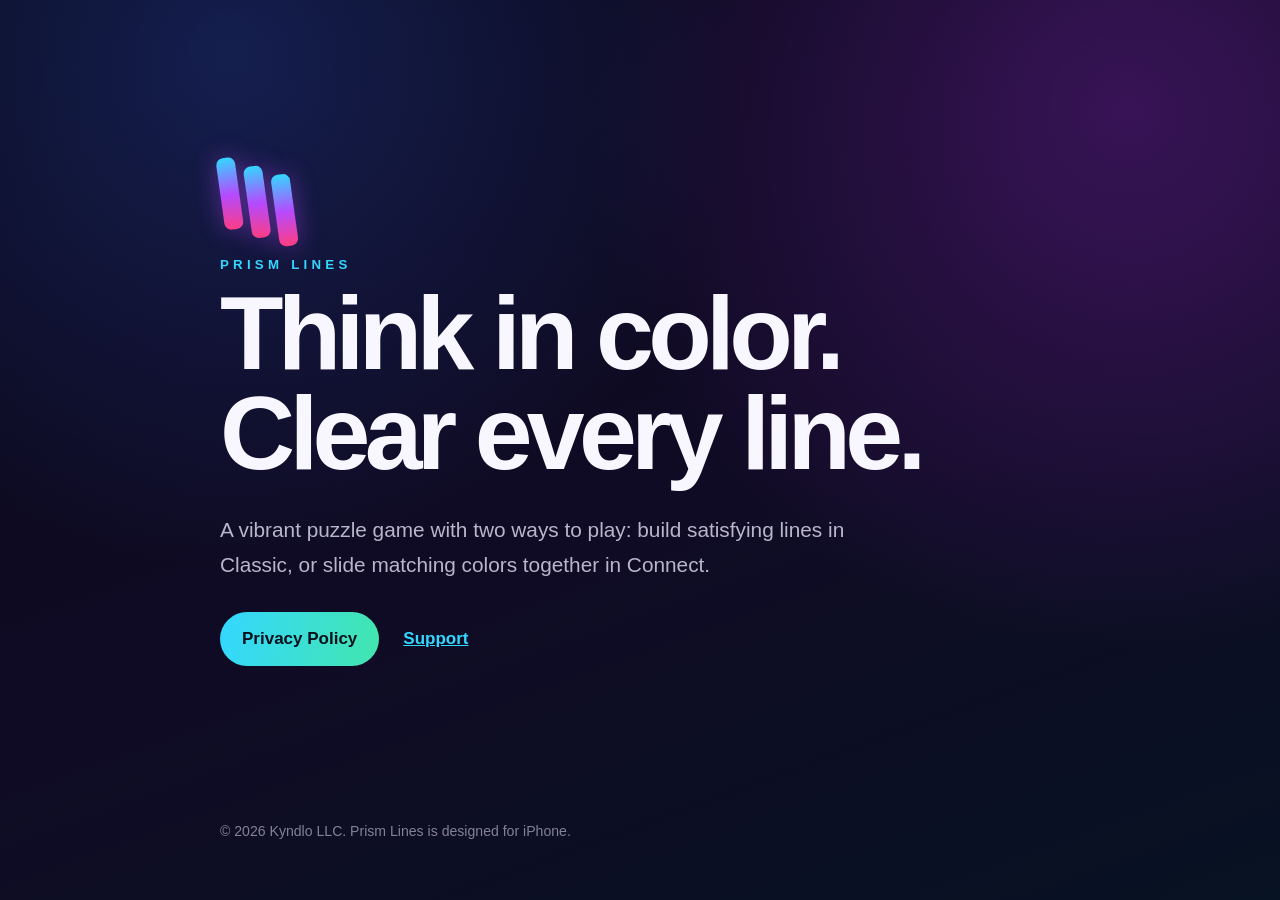
<file: index.html>
<!doctype html>
<html lang="en">
<head>
  <meta charset="utf-8">
  <meta name="viewport" content="width=device-width, initial-scale=1">
  <meta name="color-scheme" content="dark">
  <meta name="description" content="Official website for Prism Lines, a colorful puzzle game designed for iPhone.">
  <title>Prism Lines</title>
  <link rel="stylesheet" href="/prism-lines/site.css">
</head>
<body>
  <main class="shell landing">
    <div class="brand-mark" aria-hidden="true">
      <span></span><span></span><span></span>
    </div>
    <p class="eyebrow">PRISM LINES</p>
    <h1>Think in color.<br>Clear every line.</h1>
    <p class="lede">A vibrant puzzle game with two ways to play: build satisfying lines in Classic, or slide matching colors together in Connect.</p>
    <nav aria-label="Prism Lines links">
      <a class="button" href="/prism-lines/privacy/">Privacy Policy</a>
      <a class="text-link" href="https://github.com/pirumpi/primsline/issues">Support</a>
    </nav>
  </main>
  <footer>© 2026 Kyndlo LLC. Prism Lines is designed for iPhone.</footer>
</body>
</html>
</file>
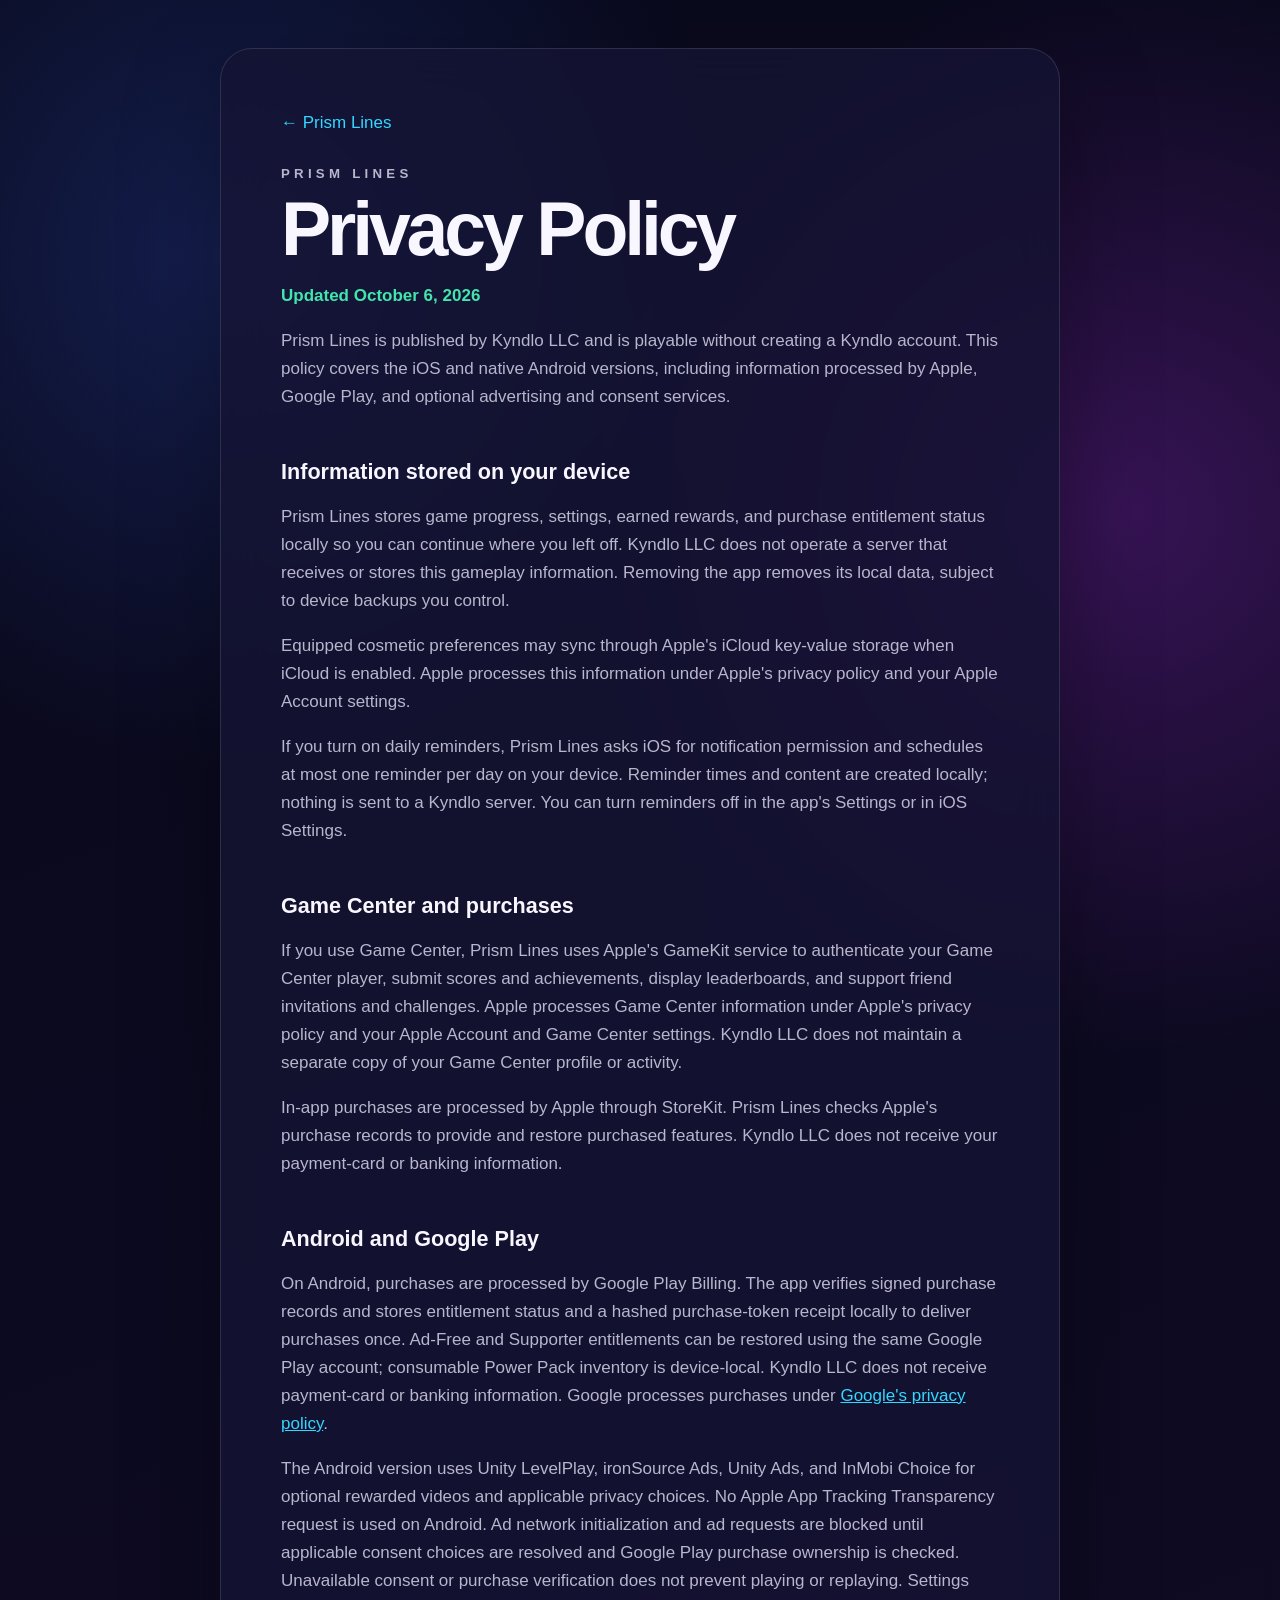
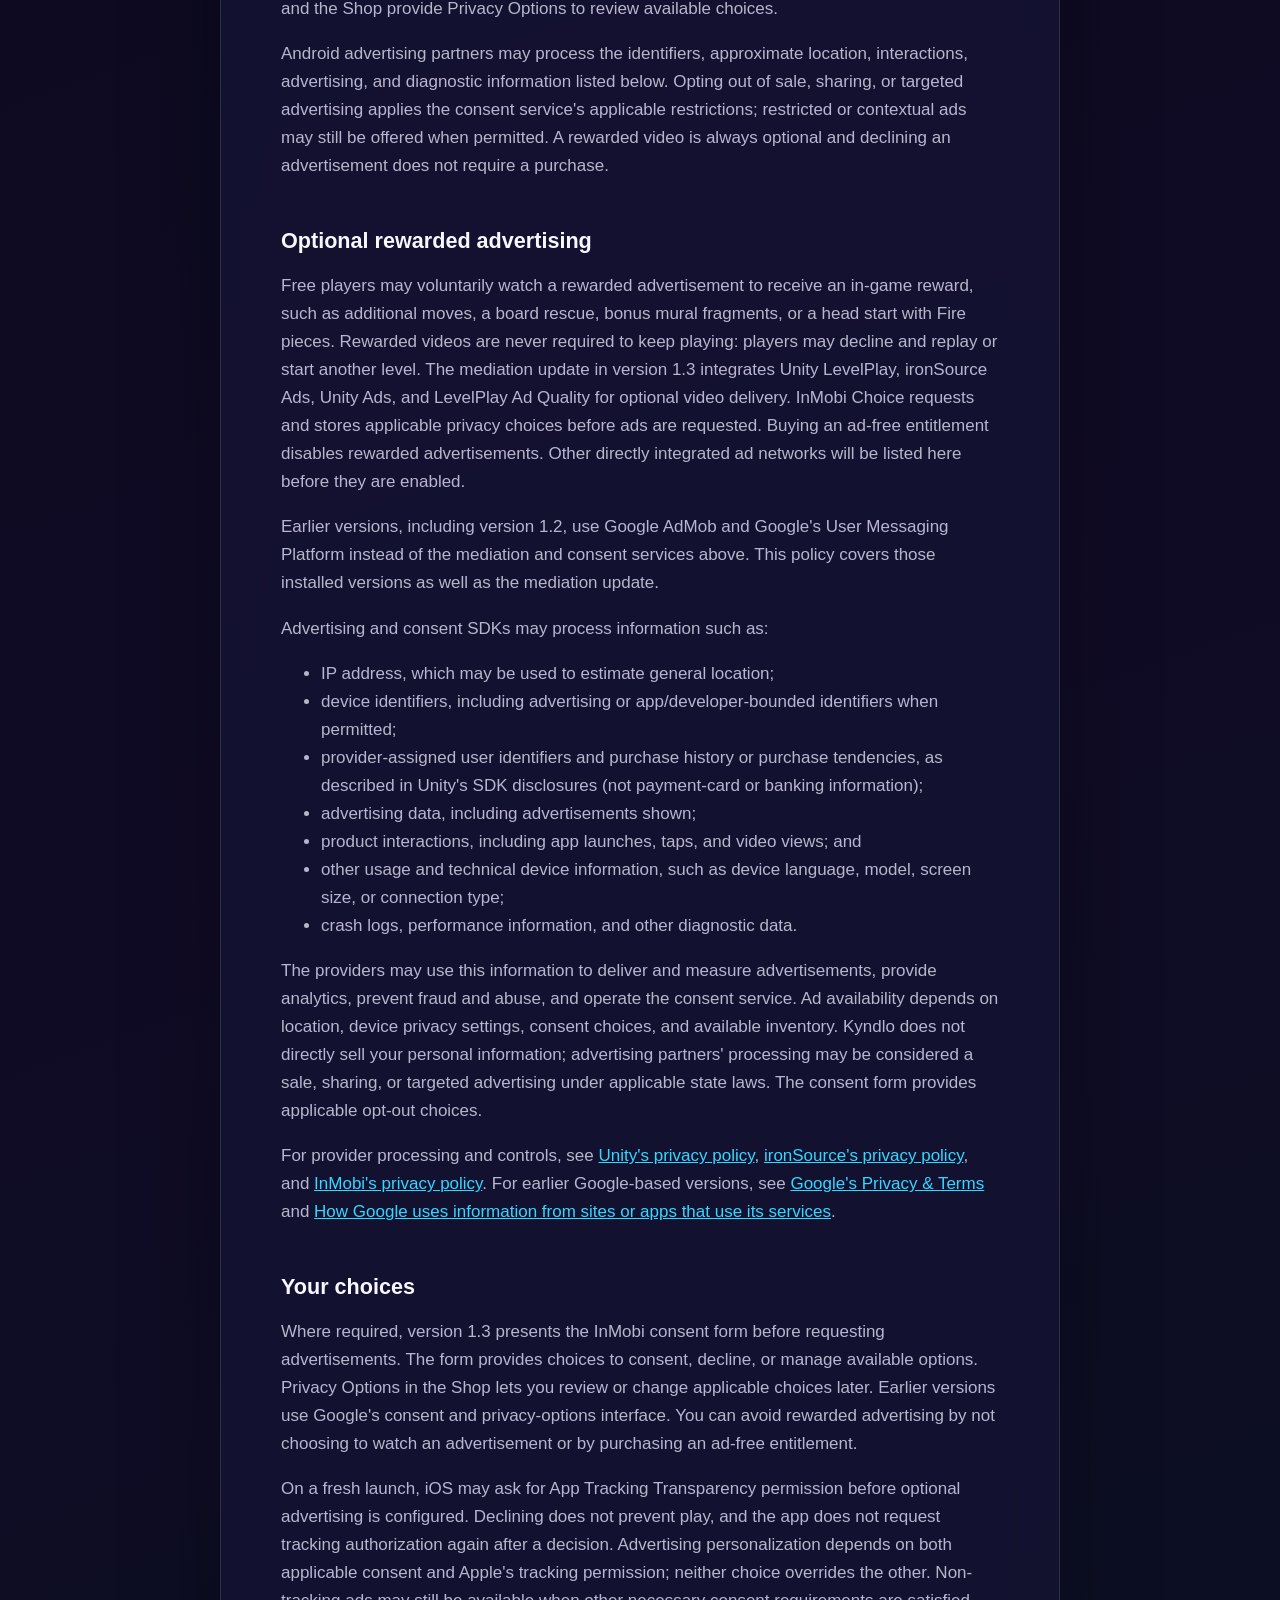
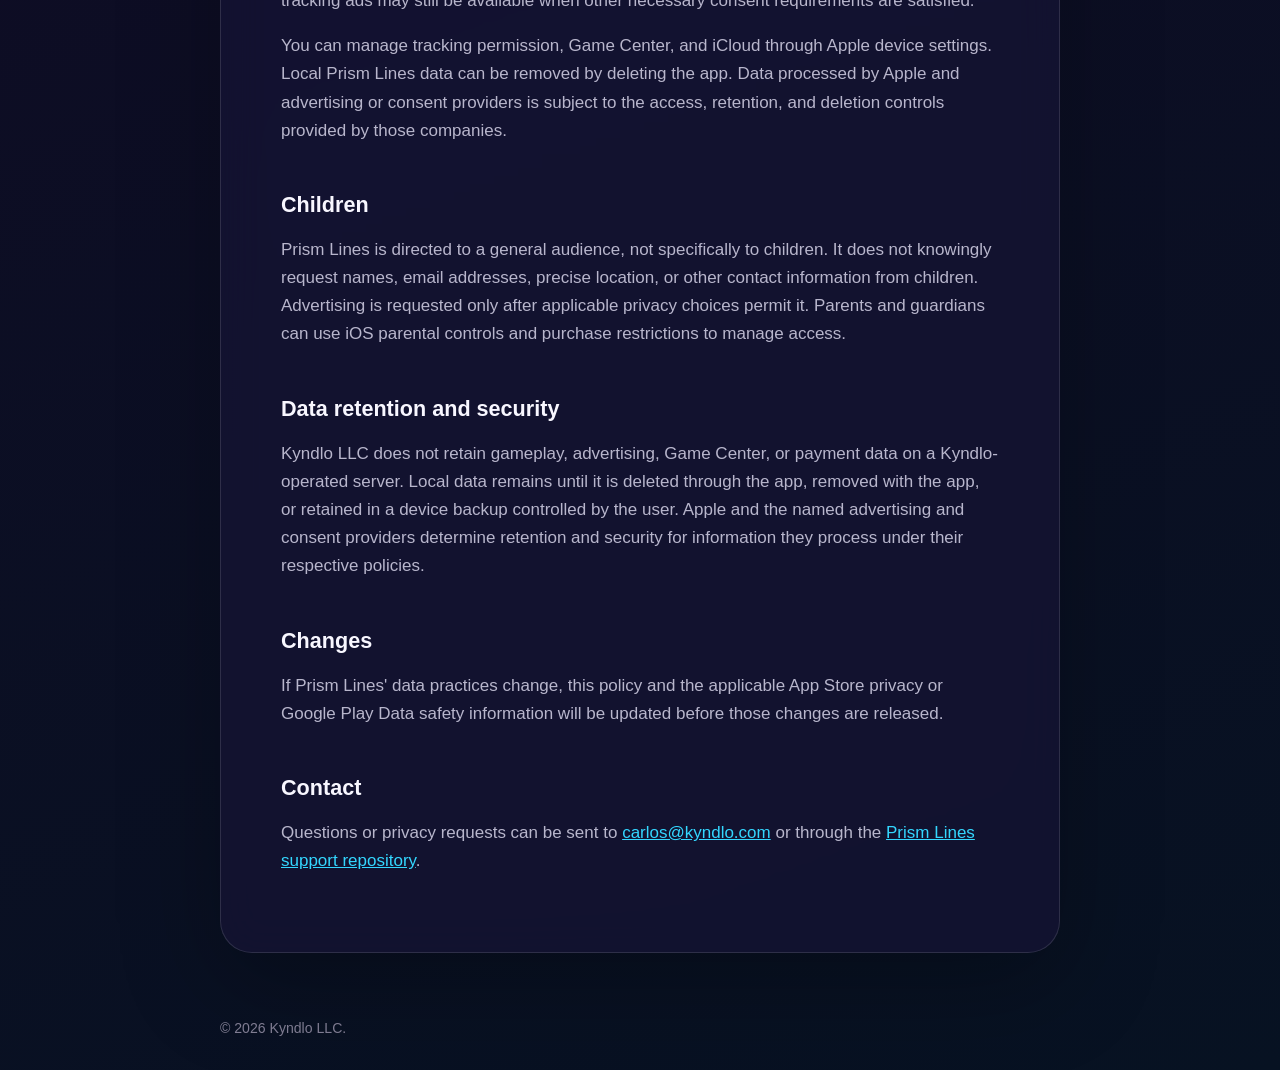
<file: prism-lines/privacy/index.html>
<!doctype html>
<html lang="en">
<head>
  <meta charset="utf-8">
  <meta name="viewport" content="width=device-width, initial-scale=1">
  <meta name="color-scheme" content="dark">
  <meta name="description" content="Privacy Policy for the Prism Lines iOS and Android game.">
  <title>Privacy Policy — Prism Lines</title>
  <link rel="stylesheet" href="/prism-lines/site.css">
</head>
<body>
  <main class="shell policy">
    <a class="back" href="/">← Prism Lines</a>
    <p class="eyebrow">PRISM LINES</p>
    <h1>Privacy Policy</h1>
    <p class="effective">Updated October 6, 2026</p>

    <p>Prism Lines is published by Kyndlo LLC and is playable without creating a Kyndlo account. This policy covers the iOS and native Android versions, including information processed by Apple, Google Play, and optional advertising and consent services.</p>

    <h2>Information stored on your device</h2>
    <p>Prism Lines stores game progress, settings, earned rewards, and purchase entitlement status locally so you can continue where you left off. Kyndlo LLC does not operate a server that receives or stores this gameplay information. Removing the app removes its local data, subject to device backups you control.</p>
    <p>Equipped cosmetic preferences may sync through Apple's iCloud key-value storage when iCloud is enabled. Apple processes this information under Apple's privacy policy and your Apple Account settings.</p>
    <p>If you turn on daily reminders, Prism Lines asks iOS for notification permission and schedules at most one reminder per day on your device. Reminder times and content are created locally; nothing is sent to a Kyndlo server. You can turn reminders off in the app's Settings or in iOS Settings.</p>

    <h2>Game Center and purchases</h2>
    <p>If you use Game Center, Prism Lines uses Apple's GameKit service to authenticate your Game Center player, submit scores and achievements, display leaderboards, and support friend invitations and challenges. Apple processes Game Center information under Apple's privacy policy and your Apple Account and Game Center settings. Kyndlo LLC does not maintain a separate copy of your Game Center profile or activity.</p>
    <p>In-app purchases are processed by Apple through StoreKit. Prism Lines checks Apple's purchase records to provide and restore purchased features. Kyndlo LLC does not receive your payment-card or banking information.</p>
    <h2>Android and Google Play</h2>
    <p>On Android, purchases are processed by Google Play Billing. The app verifies signed purchase records and stores entitlement status and a hashed purchase-token receipt locally to deliver purchases once. Ad-Free and Supporter entitlements can be restored using the same Google Play account; consumable Power Pack inventory is device-local. Kyndlo LLC does not receive payment-card or banking information. Google processes purchases under <a href="https://policies.google.com/privacy">Google's privacy policy</a>.</p>
    <p>The Android version uses Unity LevelPlay, ironSource Ads, Unity Ads, and InMobi Choice for optional rewarded videos and applicable privacy choices. No Apple App Tracking Transparency request is used on Android. Ad network initialization and ad requests are blocked until applicable consent choices are resolved and Google Play purchase ownership is checked. Unavailable consent or purchase verification does not prevent playing or replaying. Settings and the Shop provide Privacy Options to review available choices.</p>
    <p>Android advertising partners may process the identifiers, approximate location, interactions, advertising, and diagnostic information listed below. Opting out of sale, sharing, or targeted advertising applies the consent service's applicable restrictions; restricted or contextual ads may still be offered when permitted. A rewarded video is always optional and declining an advertisement does not require a purchase.</p>

    <h2>Optional rewarded advertising</h2>
    <p>Free players may voluntarily watch a rewarded advertisement to receive an in-game reward, such as additional moves, a board rescue, bonus mural fragments, or a head start with Fire pieces. Rewarded videos are never required to keep playing: players may decline and replay or start another level. The mediation update in version 1.3 integrates Unity LevelPlay, ironSource Ads, Unity Ads, and LevelPlay Ad Quality for optional video delivery. InMobi Choice requests and stores applicable privacy choices before ads are requested. Buying an ad-free entitlement disables rewarded advertisements. Other directly integrated ad networks will be listed here before they are enabled.</p>
    <p>Earlier versions, including version 1.2, use Google AdMob and Google's User Messaging Platform instead of the mediation and consent services above. This policy covers those installed versions as well as the mediation update.</p>
    <p>Advertising and consent SDKs may process information such as:</p>
    <ul>
      <li>IP address, which may be used to estimate general location;</li>
      <li>device identifiers, including advertising or app/developer-bounded identifiers when permitted;</li>
      <li>provider-assigned user identifiers and purchase history or purchase tendencies, as described in Unity's SDK disclosures (not payment-card or banking information);</li>
      <li>advertising data, including advertisements shown;</li>
      <li>product interactions, including app launches, taps, and video views; and</li>
      <li>other usage and technical device information, such as device language, model, screen size, or connection type;</li>
      <li>crash logs, performance information, and other diagnostic data.</li>
    </ul>
    <p>The providers may use this information to deliver and measure advertisements, provide analytics, prevent fraud and abuse, and operate the consent service. Ad availability depends on location, device privacy settings, consent choices, and available inventory. Kyndlo does not directly sell your personal information; advertising partners' processing may be considered a sale, sharing, or targeted advertising under applicable state laws. The consent form provides applicable opt-out choices.</p>
    <p>For provider processing and controls, see <a href="https://unity.com/legal/privacy-policy">Unity's privacy policy</a>, <a href="https://developers.is.com/ironsource-mobile/air/ironsource-mobile-privacy-policy/">ironSource's privacy policy</a>, and <a href="https://www.inmobi.com/privacy-policy">InMobi's privacy policy</a>. For earlier Google-based versions, see <a href="https://policies.google.com/privacy">Google's Privacy &amp; Terms</a> and <a href="https://policies.google.com/technologies/partner-sites">How Google uses information from sites or apps that use its services</a>.</p>

    <h2>Your choices</h2>
    <p>Where required, version 1.3 presents the InMobi consent form before requesting advertisements. The form provides choices to consent, decline, or manage available options. Privacy Options in the Shop lets you review or change applicable choices later. Earlier versions use Google's consent and privacy-options interface. You can avoid rewarded advertising by not choosing to watch an advertisement or by purchasing an ad-free entitlement.</p>
    <p>On a fresh launch, iOS may ask for App Tracking Transparency permission before optional advertising is configured. Declining does not prevent play, and the app does not request tracking authorization again after a decision. Advertising personalization depends on both applicable consent and Apple's tracking permission; neither choice overrides the other. Non-tracking ads may still be available when other necessary consent requirements are satisfied.</p>
    <p>You can manage tracking permission, Game Center, and iCloud through Apple device settings. Local Prism Lines data can be removed by deleting the app. Data processed by Apple and advertising or consent providers is subject to the access, retention, and deletion controls provided by those companies.</p>

    <h2>Children</h2>
    <p>Prism Lines is directed to a general audience, not specifically to children. It does not knowingly request names, email addresses, precise location, or other contact information from children. Advertising is requested only after applicable privacy choices permit it. Parents and guardians can use iOS parental controls and purchase restrictions to manage access.</p>

    <h2>Data retention and security</h2>
    <p>Kyndlo LLC does not retain gameplay, advertising, Game Center, or payment data on a Kyndlo-operated server. Local data remains until it is deleted through the app, removed with the app, or retained in a device backup controlled by the user. Apple and the named advertising and consent providers determine retention and security for information they process under their respective policies.</p>

    <h2>Changes</h2>
    <p>If Prism Lines' data practices change, this policy and the applicable App Store privacy or Google Play Data safety information will be updated before those changes are released.</p>

    <h2>Contact</h2>
    <p>Questions or privacy requests can be sent to <a href="mailto:carlos@kyndlo.com">carlos@kyndlo.com</a> or through the <a href="https://github.com/pirumpi/primsline/issues">Prism Lines support repository</a>.</p>
  </main>
  <footer>© 2026 Kyndlo LLC.</footer>
</body>
</html>
</file>
<file: prism-lines/site.css>
:root {
  color-scheme: dark;
  --bg: #070817;
  --panel: rgba(21, 20, 52, .78);
  --text: #f8f7ff;
  --muted: #b8b6cc;
  --cyan: #34d7ff;
  --violet: #b54bff;
  --pink: #ff3d82;
  --green: #42e6ad;
}

* { box-sizing: border-box; }

body {
  min-height: 100vh;
  margin: 0;
  background:
    radial-gradient(circle at 18% 6%, rgba(60, 105, 255, .22), transparent 32rem),
    radial-gradient(circle at 88% 12%, rgba(193, 48, 255, .24), transparent 34rem),
    linear-gradient(160deg, #08091b 0%, #100b25 55%, #071222 100%);
  color: var(--text);
  font: 17px/1.65 -apple-system, BlinkMacSystemFont, "SF Pro Text", "Segoe UI", sans-serif;
}

a { color: var(--cyan); }
a:focus-visible { outline: 3px solid var(--cyan); outline-offset: 4px; }

.shell {
  width: min(840px, calc(100% - 40px));
  margin: 0 auto;
}

.landing {
  min-height: calc(100vh - 80px);
  display: grid;
  align-content: center;
  justify-items: start;
  padding: 72px 0;
}

.brand-mark {
  display: grid;
  grid-template-columns: repeat(3, 19px);
  gap: 7px;
  margin-bottom: 28px;
  transform: rotate(-8deg);
}

.brand-mark span {
  width: 19px;
  height: 72px;
  border-radius: 7px;
  background: linear-gradient(180deg, var(--cyan), var(--violet) 52%, var(--pink));
  box-shadow: 0 0 24px rgba(181, 75, 255, .45);
}

.brand-mark span:nth-child(2) { transform: translateY(12px); }
.brand-mark span:nth-child(3) { transform: translateY(24px); }

.eyebrow {
  margin: 0 0 8px;
  color: var(--cyan);
  font-size: .83rem;
  font-weight: 800;
  letter-spacing: .32em;
}

h1 {
  margin: 0;
  max-width: 760px;
  font-size: clamp(3rem, 9vw, 6.5rem);
  line-height: .96;
  letter-spacing: -.055em;
}

.lede {
  max-width: 660px;
  margin: 30px 0;
  color: var(--muted);
  font-size: clamp(1.05rem, 2.5vw, 1.3rem);
}

nav { display: flex; align-items: center; gap: 24px; flex-wrap: wrap; }

.button {
  display: inline-block;
  padding: 13px 22px;
  border-radius: 999px;
  background: linear-gradient(100deg, var(--cyan), var(--green));
  color: #07101c;
  font-weight: 750;
  text-decoration: none;
}

.text-link { font-weight: 650; }

.policy {
  margin-top: 48px;
  margin-bottom: 64px;
  padding: clamp(26px, 6vw, 60px);
  border: 1px solid rgba(255, 255, 255, .12);
  border-radius: 32px;
  background: var(--panel);
  box-shadow: 0 28px 100px rgba(0, 0, 0, .28);
  backdrop-filter: blur(22px);
}

.policy h1 { font-size: clamp(2.4rem, 7vw, 4.7rem); }
.policy h2 { margin: 2.2em 0 .45em; font-size: 1.35rem; line-height: 1.25; }
.policy p, .policy li { color: var(--muted); }
.policy .effective { color: var(--green); font-weight: 650; }
.back { display: inline-block; margin-bottom: 26px; text-decoration: none; }

footer {
  width: min(840px, calc(100% - 40px));
  margin: 0 auto;
  padding: 0 0 30px;
  color: #848197;
  font-size: .88rem;
}

@media (max-width: 560px) {
  .shell { width: min(100% - 24px, 840px); }
  .policy { border-radius: 22px; }
}
</file>
